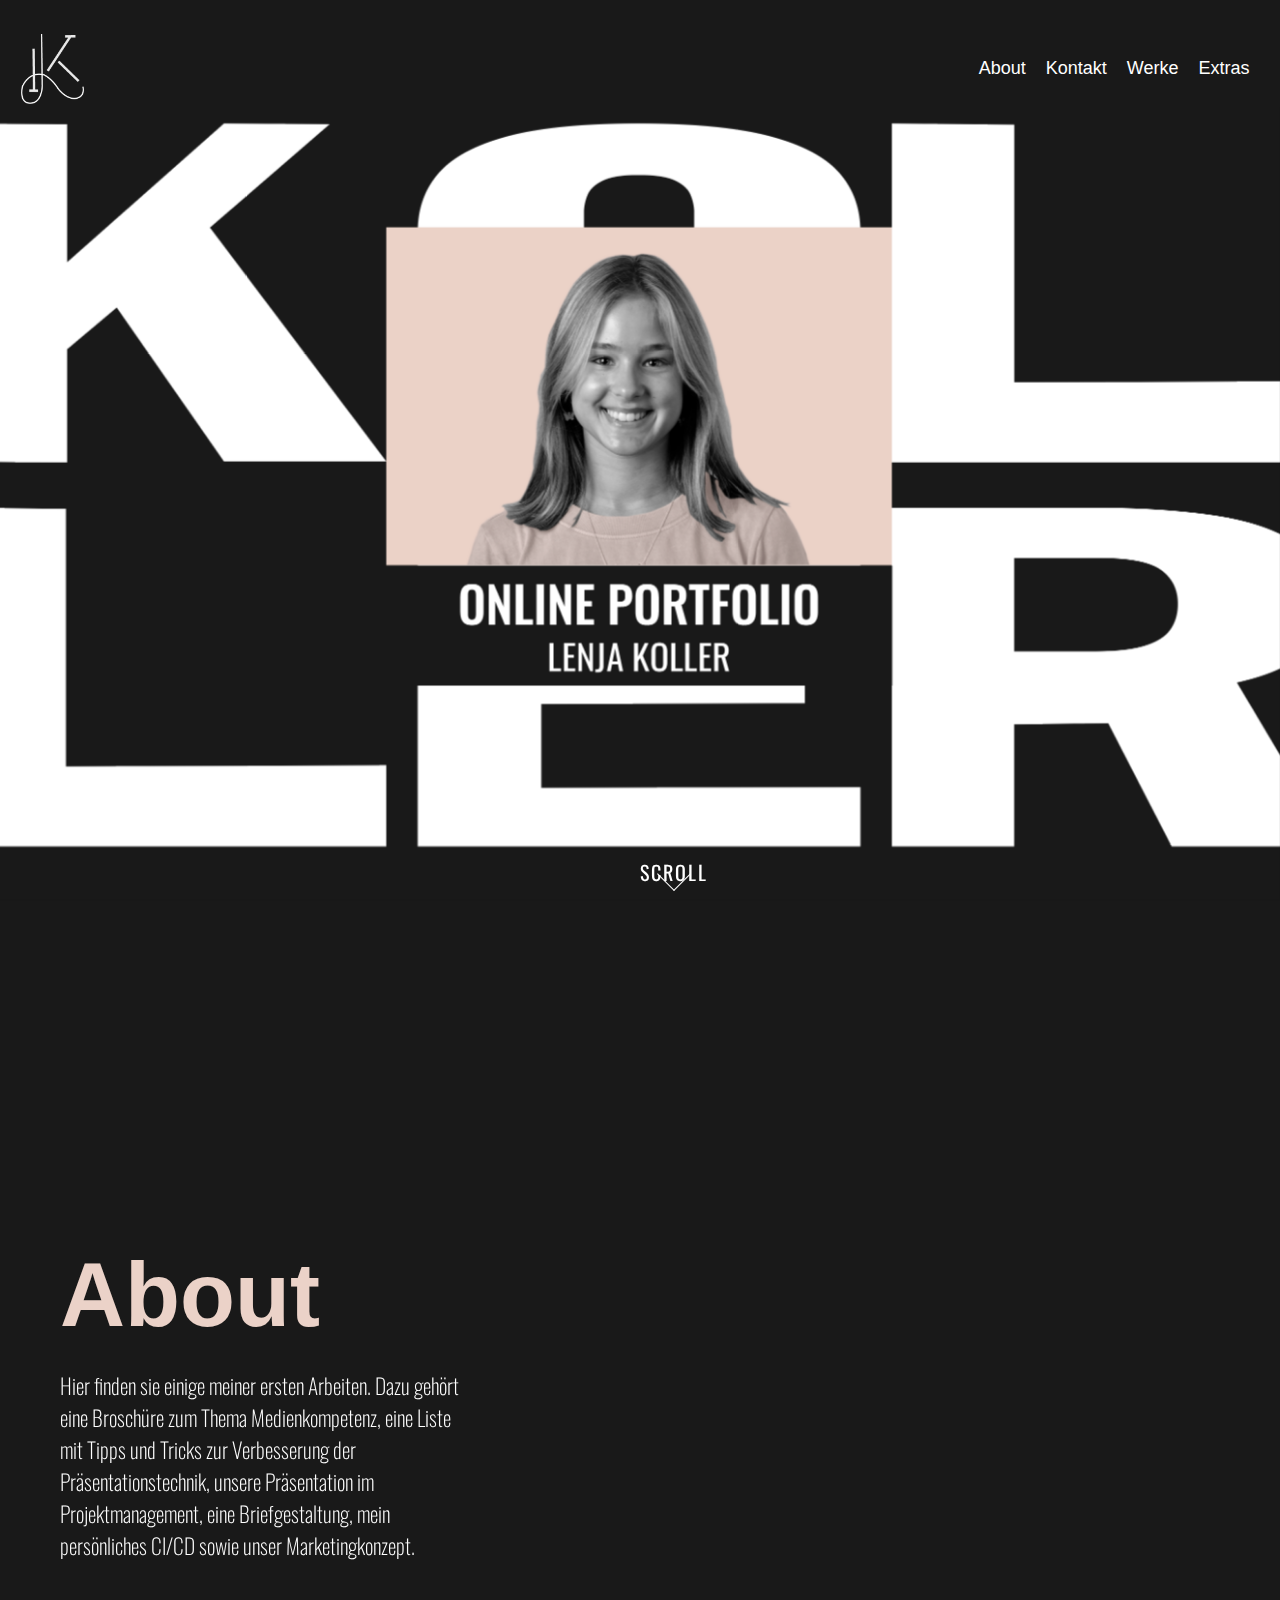
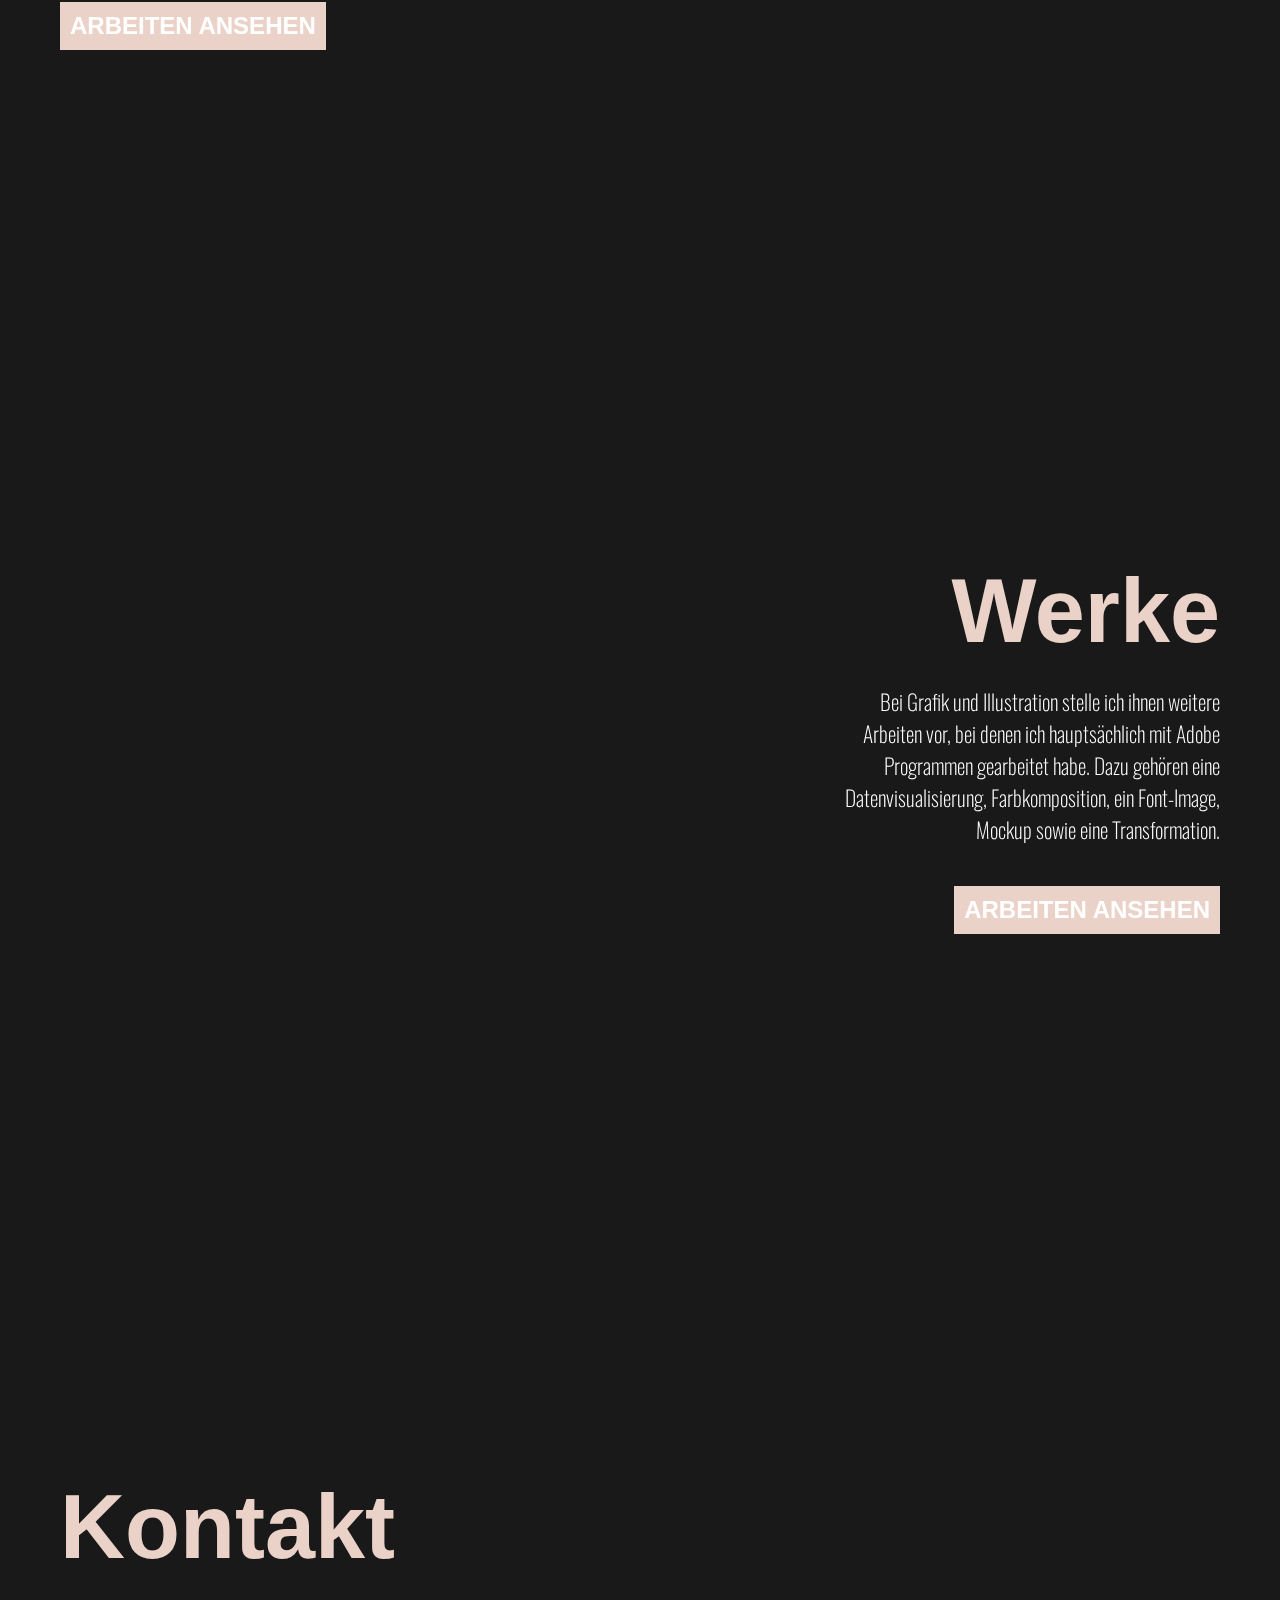
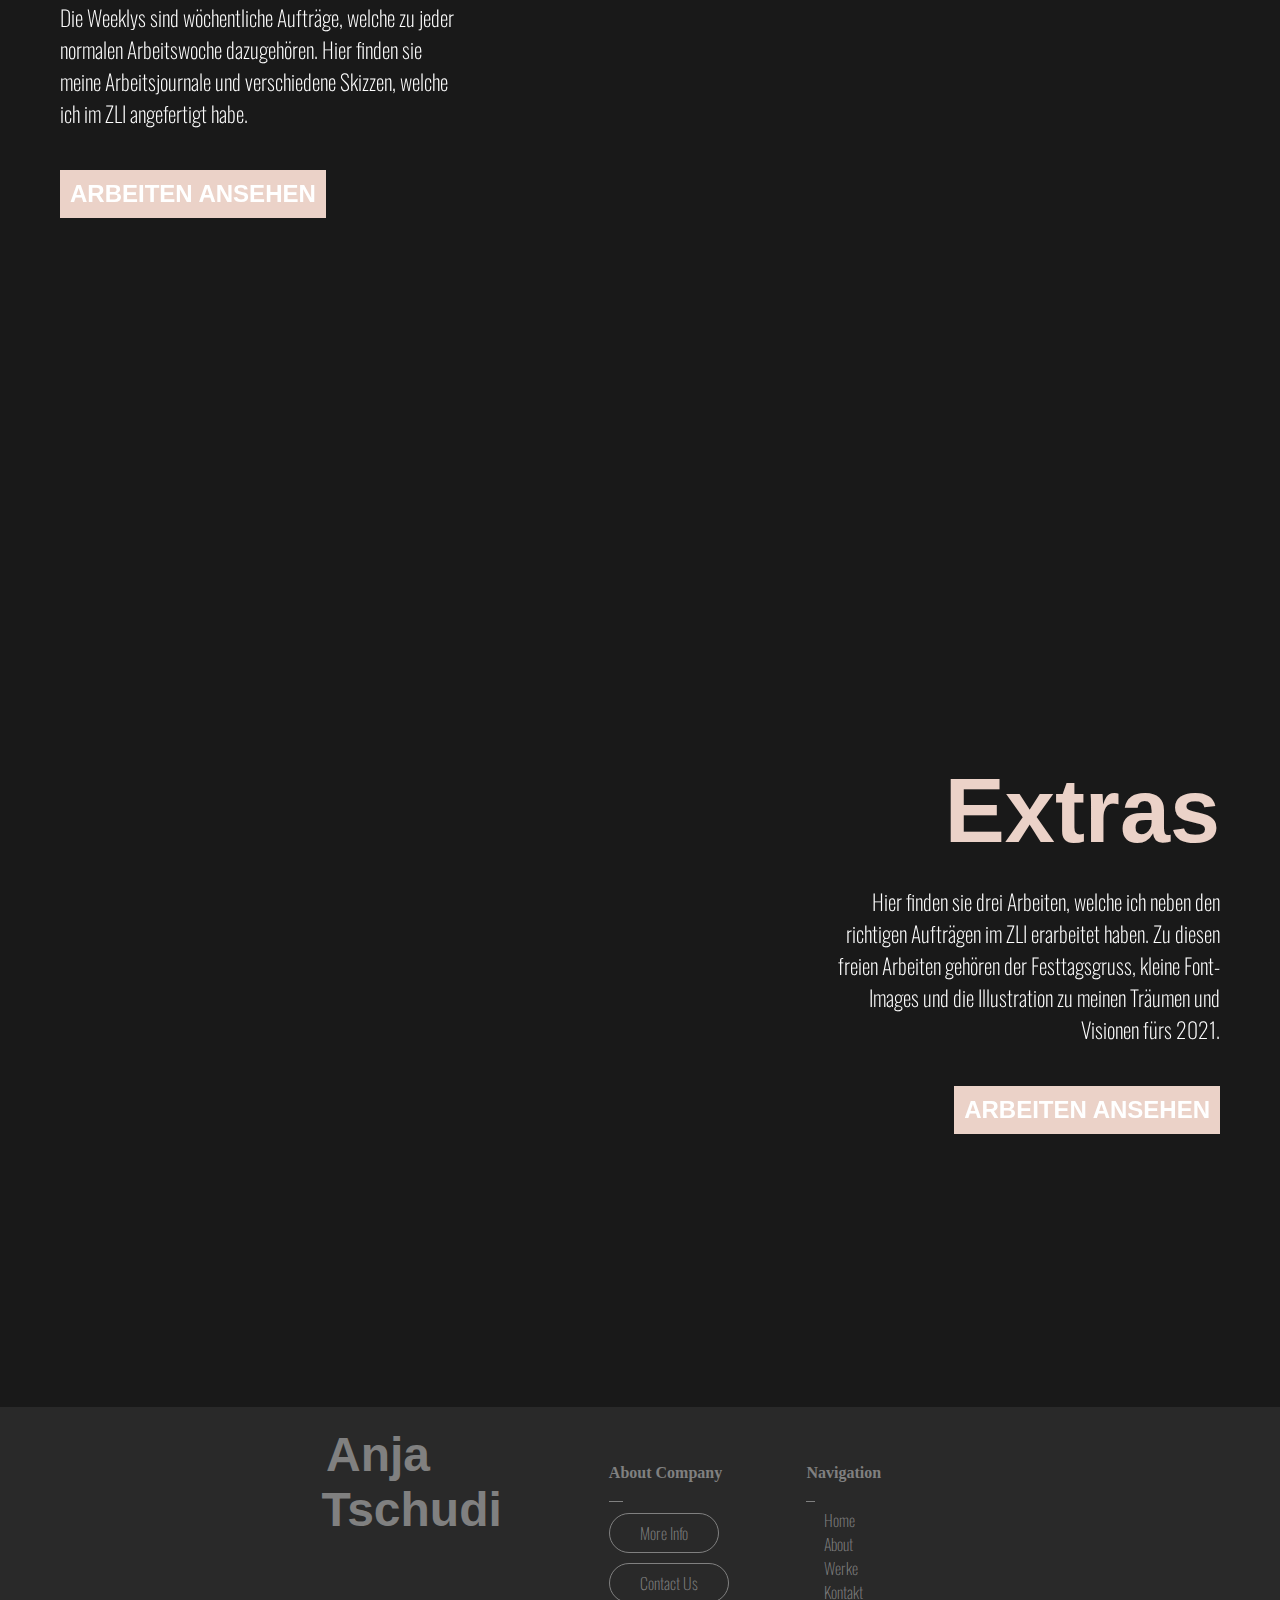
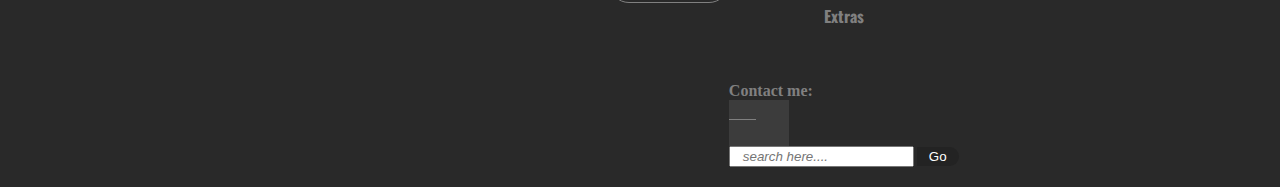
<file: index.html>
<!DOCTYPE html>
<html lang="de">

<head>
    <title>Tschudi Productions</title>
    <meta charset="UTF-8">
    <meta name="viewport" content="width=device-width, initial-scale=1">
    <link rel="stylesheet" type="text/css" href="css/style.css">
    <meta name="viewport" content="width=device-width, initial-scale=1.0">
    <script src="https://cdn.jsdelivr.net/npm/bootstrap@5.0.0/dist/js/bootstrap.bundle.min.js" integrity="sha384-p34f1UUtsS3wqzfto5wAAmdvj+osOnFyQFpp4Ua3gs/ZVWx6oOypYoCJhGGScy+8" crossorigin="anonymous"></script>
    <style>
        @import url('https://fonts.googleapis.com/css2?family=Dosis:wght@200;300;400;500;600;700;800&family=Oswald:wght@200;300;400;500;600;700&family=Yanone+Kaffeesatz:wght@200;300;400;500;600;700&display=swap');

       
    </style>
</head>

<body id="start">
    <header class="lenscha">
        <nav>
            <a href="./index.html"><img class="logo" src="css/assets/logo.png" alt="Logo"></a>
            <ul>
                <li>
                    <a href="about.html">About</a>
                </li>
                <li>
                    <a href="kontakt.html">Kontakt</a>
                </li>
                <li>
                    <a href="werke.html">Werke</a>
                </li>
                <li>
                    <a href="extras.html">Extras</a>
                </li>
            </ul>
        </nav>
        <section id="section04" class="demo">
            <a href="#one"><span></span>SCROLL</a>
        </section>
    </header>
    <main id="scroll">
        <div class="parallax5">
        </div>
        <div class="parallax" id="one">
            <section class="left">
                <h1 class="index">About</h1>
                <p class="intro">Hier finden sie einige meiner ersten Arbeiten. Dazu gehört eine Broschüre zum Thema
                    Medienkompetenz, eine Liste mit Tipps und Tricks zur Verbesserung der Präsentationstechnik, unsere
                    Präsentation im Projektmanagement, eine Briefgestaltung, mein persönliches CI/CD sowie unser
                    Marketingkonzept.</p>
                <a href="about.html">
                    <h2>ARBEITEN ANSEHEN</h2>
                </a>
            </section>
        </div>
        <div class="parallax2">
            <section class="right">
                <h1 class="index">Werke</h1>
                <p class="intro">Bei Grafik und Illustration stelle ich ihnen weitere Arbeiten vor, bei denen ich hauptsächlich mit
                    Adobe Programmen gearbeitet habe. Dazu gehören eine Datenvisualisierung,
                    Farbkomposition, ein Font-Image, Mockup sowie eine Transformation.</p>
                <a href="werke.html">
                    <h2>ARBEITEN ANSEHEN</h2>
                </a>
            </section>
        </div>
        <div class="parallax3">
            <section class="left">
                <h1 class="index">Kontakt</h1>
                <p class="intro">Die Weeklys sind wöchentliche Aufträge, welche zu jeder normalen Arbeitswoche dazugehören. Hier
                    finden sie meine Arbeitsjournale und verschiedene Skizzen, welche ich im ZLI angefertigt habe.</p>
                <a href="kontakt.html">
                    <h2>ARBEITEN ANSEHEN</h2>
                </a>
            </section>
        </div>
        <div class="parallax4">
            <section class="right">
                <h1 class="index">Extras</h1>
                <p class="intro">Hier finden sie drei Arbeiten, welche ich neben den richtigen Aufträgen im ZLI erarbeitet
                    haben. Zu diesen freien Arbeiten gehören der Festtagsgruss, kleine Font-Images und die Illustration
                    zu meinen Träumen und Visionen fürs 2021.</p>
                <a href="extras.html">
                    <h2>ARBEITEN ANSEHEN</h2>
                </a>
            </section>
        </div>
    </main>
    <footer class="footerhight" class="container-fluid bg-grey py-5">
        <div class="container">
            <div class="row">
                <div class="col-md-6">
                    <div class="row">
                        <div class="col-md-6 ">
                            <div class="logo-part">
    
                                <div class="titel">
                                    <h7 class="rotate">Anja</h7>
                                    <h7>Tschudi</h7>
                                </div>
                            </div>
                        </div>
                        <div class="col-md-6 px-4">
                            <h6> About Company</h6>
                            <div class="row ">
                              <div class="col-md-6">
                                <ul>
                            <li><a href="index.html" class="btn-footer"> More Info </a><br></li>
                            <li><a href="mailto:aicirtapschneider@hotmail.com" target="_blank" class="btn-footer"> Contact
                                Us</a><br>
                                </ul>
                        </div>
                    </div>
                </div>
                <div class="col-md-6">
                    <div class="row">
                        <div class="col-md-6 px-4">
                            <h6> Navigation</h6>
                            <div class="row ">
                                <div class="col-md-6">
                                    <ul>
                                        <li> <a href="index.html"> Home</a> </li>
                                        <li> <a href="about.html">  About</a></li>
                                        <li> <a href="werke.html"> Werke</a> </li>
                                        <li> <a href="kontakt.html"> Kontakt</a> </li>
                                        <li> <a class="use" href="extras.html"> Extras</a> </li>
                                    </ul>
                                </div>
                            </div>
                        </div>
                    </div>
                    <div class="col-md-6">
                        <h6> Contact me: </h6>
                        <div class="social">
                            <a href="mailto:aicirtapschneider@hotmail.com" target="_blank"><i class="fa fa-facebook"
                                    aria-hidden="true"></i></a>
                            <a href="https://www.instagram.com/_patricia.as/" target="_blank"><i class="fa fa-instagram"
                                    aria-hidden="true"></i></a>
                        </div>
                        <form class="form-footer my-3">
                            <input type="text" placeholder="search here...." name="search">
                            <input type="button" value="Go">
                        </form>
                    </div>
                </div>
            </div>
        </div>
        </div>
    </footer>
</body>

</html>
</file>
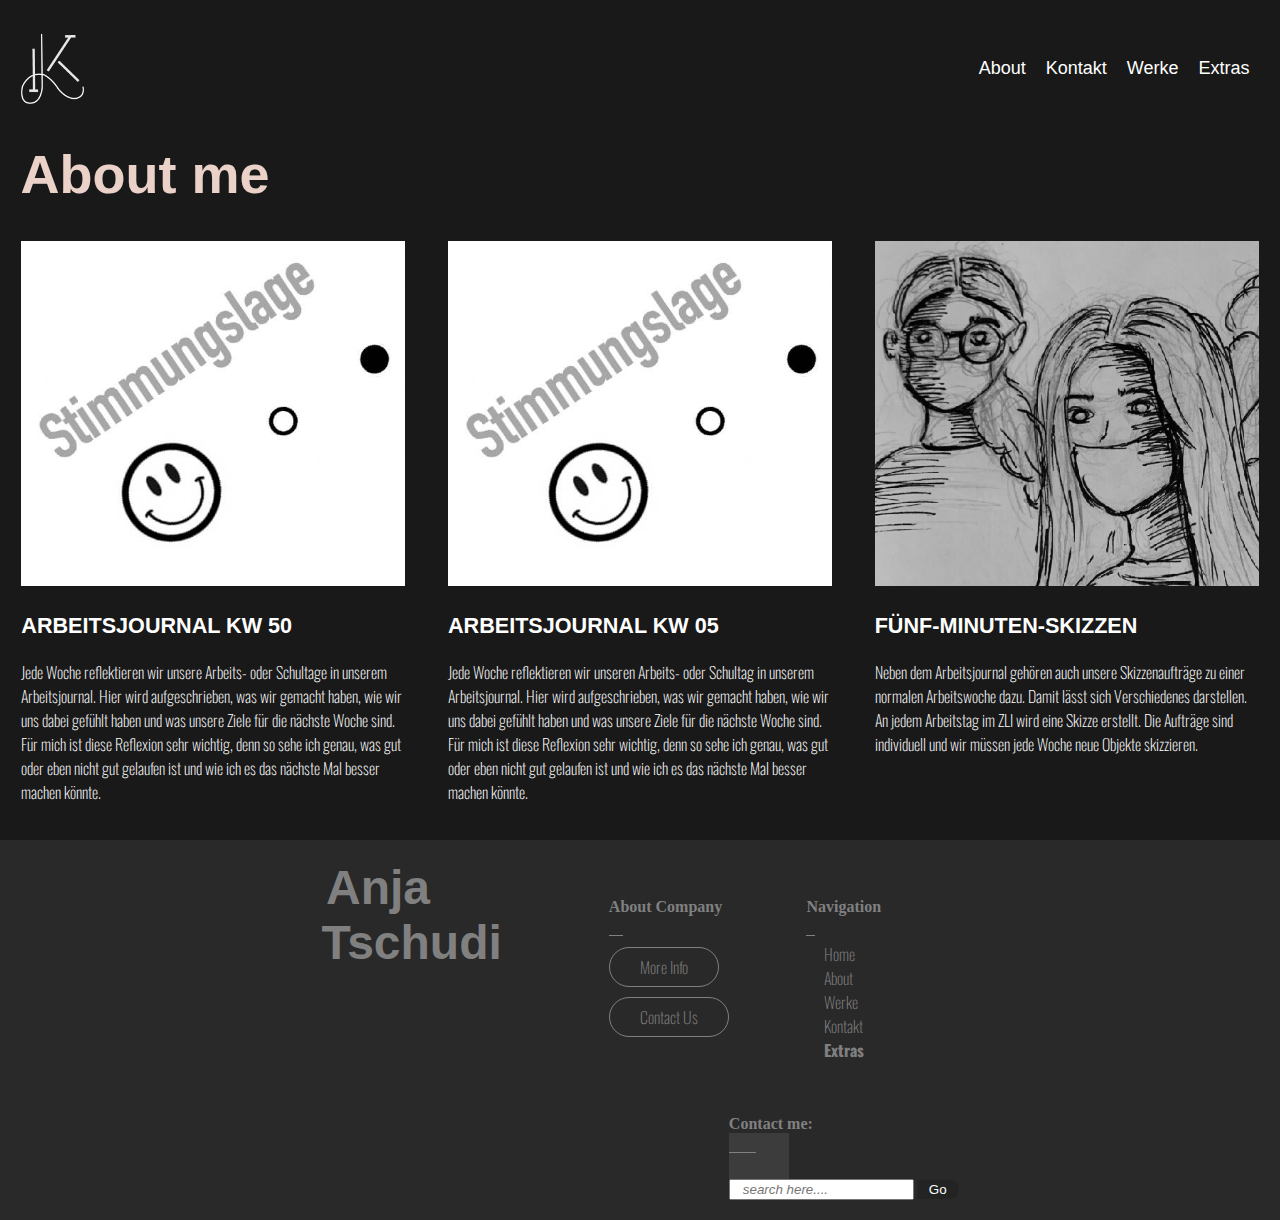
<file: about.html>
<!DOCTYPE html>
<html lang="de">

<head>
    <title>Tschudi Productions</title>
    <meta charset="UTF-8">
    <meta name="viewport" content="width=device-width, initial-scale=1">
    <link rel="stylesheet" type="text/css" href="css/style.css">
    <meta name="viewport" content="width=device-width, initial-scale=1.0">
    <style>
        @import url('https://fonts.googleapis.com/css2?family=Dosis:wght@200;300;400;500;600;700;800&family=Oswald:wght@200;300;400;500;600;700&family=Yanone+Kaffeesatz:wght@200;300;400;500;600;700&display=swap');

       
    </style>
</head>

<body id="start">
    <header class="lenscha">
        <nav>
            <a href="./index.html"><img class="logo" src="./assets/logo.png" alt="Logo"></a>
            <ul>
                <li>
                    <a href="about.html">About</a>
                </li>
                <li>
                    <a href="kontakt.html">Kontakt</a>
                </li>
                <li>
                    <a href="werke.html">Werke</a>
                </li>
                <li>
                    <a href="extras.html">Extras</a>
                </li>
            </ul>
        </nav>
      </header>
      <main>
        <h1 class="titel">About me</h1>
        <section class="row">
            <div class="diego">
                <a href="./assets/arbeiten/weekly/arbeitsjournal50.pdf" target=“_blank”>
                    <img src="./assets/screenshots/arbeitsjournal50.jpg" alt="arbeitsjournal KW50">
                </a>
                <div class=“text”>
                    <h3 class=“titel”>ARBEITSJOURNAL KW 50<br></h3>
                    <p>Jede Woche reflektieren wir unsere Arbeits- oder Schultage in unserem Arbeitsjournal. Hier wird aufgeschrieben, was wir gemacht haben, wie wir uns dabei gefühlt haben und was unsere Ziele für die nächste Woche sind. Für mich ist diese Reflexion sehr wichtig, denn so sehe ich genau, was gut oder eben nicht gut gelaufen ist und wie ich es das nächste Mal besser machen könnte.</p>
                </div>
            </div>
            <div class="diego">
              <a href="./assets/arbeiten/weekly/arbeitsjournal5.pdf" target=“_blank”>
                  <img src="./assets/screenshots/arbeitsjournal50.jpg" alt="Arbeitsjournal KW05">
              </a>
              <div class=“text”>
                  <h3 class=“titel”>ARBEITSJOURNAL KW 05<br></h3>
                  <p>Jede Woche reflektieren wir unseren Arbeits- oder Schultag in unserem Arbeitsjournal. Hier wird aufgeschrieben, was wir gemacht haben, wie wir uns dabei gefühlt haben und was unsere Ziele für die nächste Woche sind. Für mich ist diese Reflexion sehr wichtig, denn so sehe ich genau, was gut oder eben nicht gut gelaufen ist und wie ich es das nächste Mal besser machen könnte.</p>
              </div>
            </div>
            <div class="diego">
              <a href="./assets/arbeiten/weekly/skizzen.pdf" target=“_blank”>
                  <img src="./assets/screenshots/skizze.jpg" alt="Präsentation Projektmanagement">
              </a>
              <div class=“text”>
                  <h3 class=“titel”>FÜNF-MINUTEN-SKIZZEN<br></h3>
                  <p>Neben dem Arbeitsjournal gehören auch unsere Skizzenaufträge zu einer normalen Arbeitswoche dazu. Damit lässt sich Verschiedenes darstellen. An jedem Arbeitstag im ZLI wird eine Skizze erstellt. Die Aufträge sind individuell und wir müssen jede Woche neue Objekte skizzieren.</p>
              </div>
            </div>        
      </main>
      <footer class="footerhight" class="container-fluid bg-grey py-5">
        <div class="container">
            <div class="row">
                <div class="col-md-6">
                    <div class="row">
                        <div class="col-md-6 ">
                            <div class="logo-part">
    
                                <div class="titel">
                                    <h7 class="rotate">Anja</h7>
                                    <h7>Tschudi</h7>
                                </div>
                            </div>
                        </div>
                        <div class="col-md-6 px-4">
                            <h6> About Company</h6>
                            <div class="row ">
                              <div class="col-md-6">
                                <ul>
                            <li><a href="index.html" class="btn-footer"> More Info </a><br></li>
                            <li><a href="mailto:aicirtapschneider@hotmail.com" target="_blank" class="btn-footer"> Contact
                                Us</a><br>
                                </ul>
                        </div>
                    </div>
                </div>
                <div class="col-md-6">
                    <div class="row">
                        <div class="col-md-6 px-4">
                            <h6> Navigation</h6>
                            <div class="row ">
                                <div class="col-md-6">
                                    <ul>
                                        <li> <a href="index.html"> Home</a> </li>
                                        <li> <a href="about.html">  About</a></li>
                                        <li> <a href="werke.html"> Werke</a> </li>
                                        <li> <a href="kontakt.html"> Kontakt</a> </li>
                                        <li> <a class="use" href="extras.html"> Extras</a> </li>
                                    </ul>
                                </div>
                            </div>
                        </div>
                    </div>
                    <div class="col-md-6">
                        <h6> Contact me: </h6>
                        <div class="social">
                            <a href="mailto:aicirtapschneider@hotmail.com" target="_blank"><i class="fa fa-facebook"
                                    aria-hidden="true"></i></a>
                            <a href="https://www.instagram.com/_patricia.as/" target="_blank"><i class="fa fa-instagram"
                                    aria-hidden="true"></i></a>
                        </div>
                        <form class="form-footer my-3">
                            <input type="text" placeholder="search here...." name="search">
                            <input type="button" value="Go">
                        </form>
                    </div>
                </div>
            </div>
        </div>
        </div>
    </footer>
  </body>
</html>
</file>
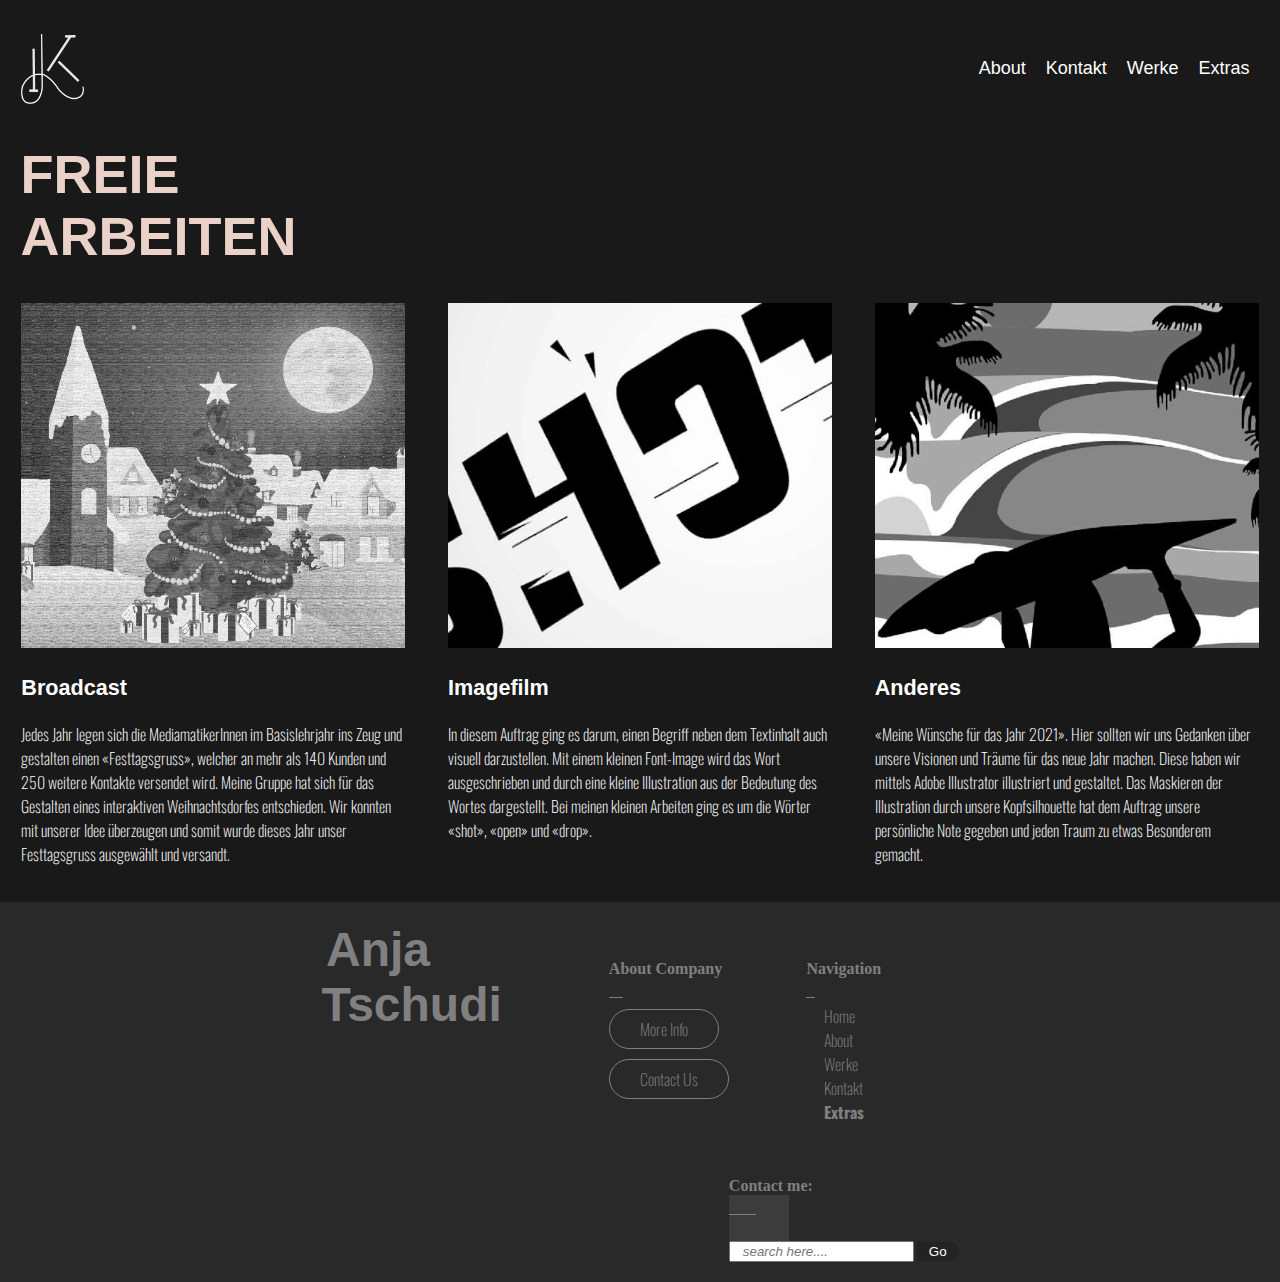
<file: extras.html>
<!DOCTYPE html>
<html lang="de">

<head>
    <title>Tschudi Productions</title>
    <meta charset="UTF-8">
    <meta name="viewport" content="width=device-width, initial-scale=1">
    <link rel="stylesheet" type="text/css" href="css/style.css">
    <meta name="viewport" content="width=device-width, initial-scale=1.0">
    <style>
        @import url('https://fonts.googleapis.com/css2?family=Dosis:wght@200;300;400;500;600;700;800&family=Oswald:wght@200;300;400;500;600;700&family=Yanone+Kaffeesatz:wght@200;300;400;500;600;700&display=swap');

       
    </style>
</head>

<body id="start">
    <header class="lenscha">
        <nav>
            <a href="./index.html"><img class="logo" src="./assets/logo.png" alt="Logo"></a>
            <ul>
                <li>
                    <a href="about.html">About</a>
                </li>
                <li>
                    <a href="kontakt.html">Kontakt</a>
                </li>
                <li>
                    <a href="werke.html">Werke</a>
                </li>
                <li>
                    <a href="extras.html">Extras</a>
                </li>
            </ul>
        </nav>
  </header>
  <main>
    <h1 class="titel">FREIE <br> ARBEITEN</h1>
    <section class="row">
      <div class="diego">
        <a href="https:elfenzauber.lebesfroid.ch" target=“_blank”>
          <img src="./assets/screenshots/elfenzauber.jpg" alt="Festtagsgruss">
        </a>
        <div class=“text”>
          <h3 class=“titel”>Broadcast<br></h3>
          <p>Jedes Jahr legen sich die MediamatikerInnen im Basislehrjahr ins Zeug und gestalten einen «Festtagsgruss», welcher an mehr als 140 Kunden und 250 weitere Kontakte versendet wird. Meine Gruppe hat sich für das Gestalten eines interaktiven Weihnachtsdorfes entschieden. Wir konnten mit unserer Idee überzeugen und somit wurde dieses Jahr unser Festtagsgruss ausgewählt und versandt.</p>
        </div>
      </div>
      <div class="diego">
        <a href="./assets/arbeiten/freie_arbeit/fontimage_shot.jpg" target=“_blank”>
          <img src="./assets/screenshots/little_fontimage.jpg" alt="Little Font-image">
        </a>
        <div class=“text”>
          <h3 class=“titel”>Imagefilm<br></h3>
          <p>In diesem Auftrag ging es darum, einen Begriff neben dem Textinhalt auch visuell darzustellen. Mit einem kleinen Font-Image wird das Wort ausgeschrieben und durch eine kleine Illustration aus der Bedeutung des Wortes dargestellt. Bei meinen kleinen Arbeiten ging es um die Wörter «shot», «open» und «drop».</p>
        </div>
      </div>
      <div class="diego">
        <a href="./assets/arbeiten/freie_arbeit/dreams.jpg" target=“_blank”>
          <img src="./assets/screenshots/dream.jpg" alt="Dreams">
        </a>
        <div class=“text”>
          <h3 class=“titel”>Anderes<br></h3>
          <p>«Meine Wünsche für das Jahr 2021». Hier sollten wir uns Gedanken über unsere Visionen und Träume für das neue Jahr machen. Diese haben wir mittels Adobe Illustrator illustriert und gestaltet. Das Maskieren der Illustration durch unsere Kopfsilhouette hat dem Auftrag unsere persönliche Note gegeben und jeden Traum zu etwas Besonderem gemacht.</p>
        </div>
      </div>
  </main>
  <footer class="footerhight" class="container-fluid bg-grey py-5">
    <div class="container">
        <div class="row">
            <div class="col-md-6">
                <div class="row">
                    <div class="col-md-6 ">
                        <div class="logo-part">

                            <div class="titel">
                                <h7 class="rotate">Anja</h7>
                                <h7>Tschudi</h7>
                            </div>
                        </div>
                    </div>
                    <div class="col-md-6 px-4">
                        <h6> About Company</h6>
                        <div class="row ">
                          <div class="col-md-6">
                            <ul>
                        <li><a href="index.html" class="btn-footer"> More Info </a><br></li>
                        <li><a href="mailto:aicirtapschneider@hotmail.com" target="_blank" class="btn-footer"> Contact
                            Us</a><br>
                            </ul>
                    </div>
                </div>
            </div>
            <div class="col-md-6">
                <div class="row">
                    <div class="col-md-6 px-4">
                        <h6> Navigation</h6>
                        <div class="row ">
                            <div class="col-md-6">
                                <ul>
                                    <li> <a href="index.html"> Home</a> </li>
                                    <li> <a href="about.html">  About</a></li>
                                    <li> <a href="werke.html"> Werke</a> </li>
                                    <li> <a href="kontakt.html"> Kontakt</a> </li>
                                    <li> <a class="use" href="extras.html"> Extras</a> </li>
                                </ul>
                            </div>
                        </div>
                    </div>
                </div>
                <div class="col-md-6">
                    <h6> Contact me: </h6>
                    <div class="social">
                        <a href="mailto:aicirtapschneider@hotmail.com" target="_blank"><i class="fa fa-facebook"
                                aria-hidden="true"></i></a>
                        <a href="https://www.instagram.com/_patricia.as/" target="_blank"><i class="fa fa-instagram"
                                aria-hidden="true"></i></a>
                    </div>
                    <form class="form-footer my-3">
                        <input type="text" placeholder="search here...." name="search">
                        <input type="button" value="Go">
                    </form>
                </div>
            </div>
        </div>
    </div>
    </div>
</footer>
</body>
</html>
</file>
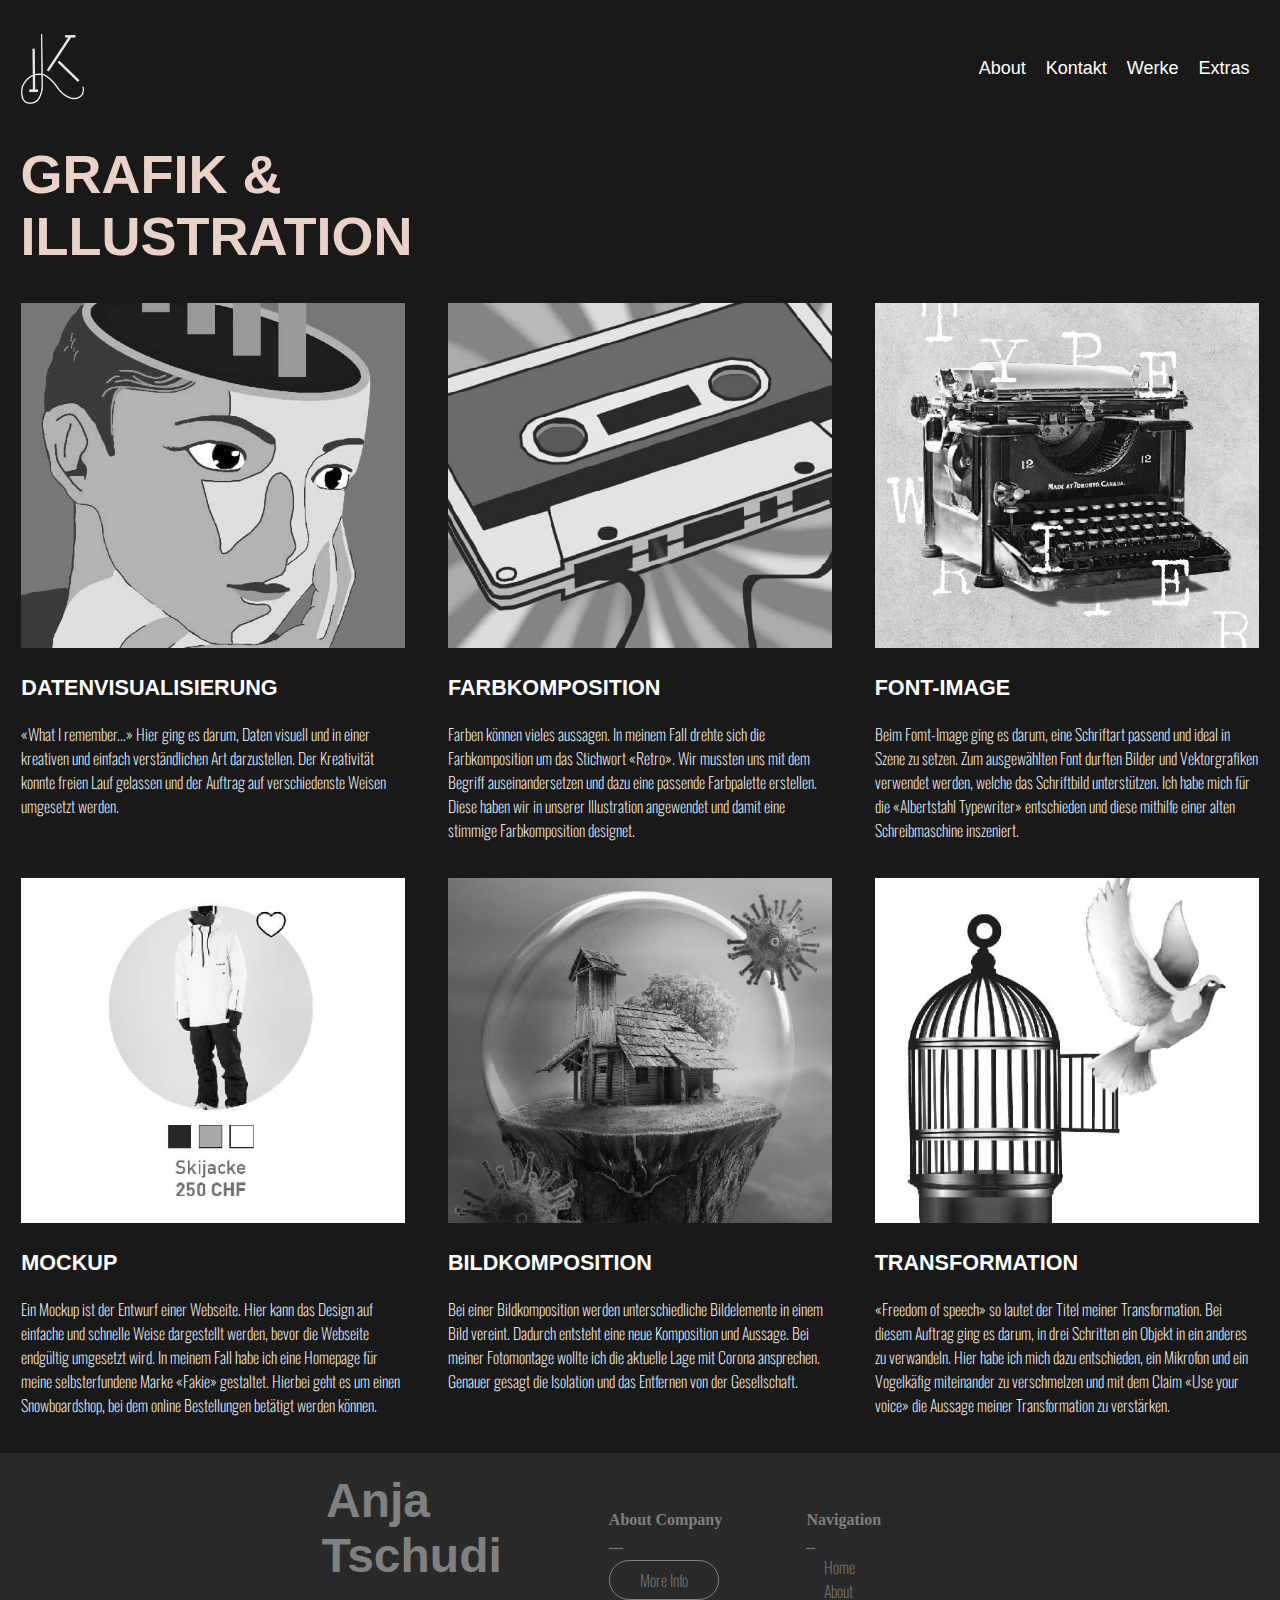
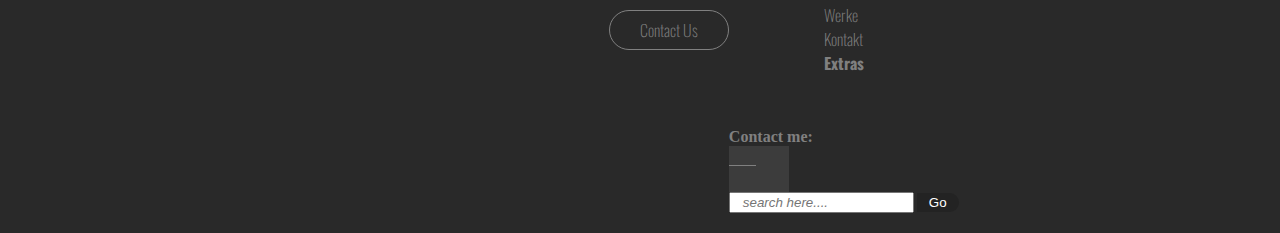
<file: kontakt.html>
<!DOCTYPE html>
<html lang="de">

<head>
    <title>Tschudi Productions</title>
    <meta charset="UTF-8">
    <meta name="viewport" content="width=device-width, initial-scale=1">
    <link rel="stylesheet" type="text/css" href="css/style.css">
    <meta name="viewport" content="width=device-width, initial-scale=1.0">
    <style>
        @import url('https://fonts.googleapis.com/css2?family=Dosis:wght@200;300;400;500;600;700;800&family=Oswald:wght@200;300;400;500;600;700&family=Yanone+Kaffeesatz:wght@200;300;400;500;600;700&display=swap');

       
    </style>
</head>

<body id="start">
    <header class="lenscha">
        <nav>
            <a href="./index.html"><img class="logo" src="./assets/logo.png" alt="Logo"></a>
            <ul>
                <li>
                    <a href="about.html">About</a>
                </li>
                <li>
                    <a href="kontakt.html">Kontakt</a>
                </li>
                <li>
                    <a href="werke.html">Werke</a>
                </li>
                <li>
                    <a href="extras.html">Extras</a>
                </li>
            </ul>
        </nav>
      </header>
      <main>
        <h1 class="titel">GRAFIK & <br>ILLUSTRATION</h1>
        <section class="row">
            <div class="diego">
                <a href="assets/arbeiten/grafik_illustration/datenvisualisierung.pdf" target=“_blank”>
                    <img src="./assets/screenshots/datenvisualisierung.jpg" alt="Datenvisualisierung inkl. Skizze">
                </a>
                <div class=“text”>
                    <h3 class=“titel”>DATENVISUALISIERUNG<br></h3>
                    <p>«What I remember...» Hier ging es darum, Daten visuell und in einer kreativen und einfach verständlichen Art darzustellen. Der Kreativität konnte freien Lauf gelassen und der Auftrag auf verschiedenste Weisen umgesetzt werden.</p>
                </div>
            </div>
            <div class="diego">
              <a href="assets/arbeiten/grafik_illustration/farbkomposition.pdf" target=“_blank”>
                  <img src="./assets/screenshots/farbkomposition.jpg" alt="Farbkomposition">
              </a>
              <div class=“text”>
                  <h3 class=“titel”>FARBKOMPOSITION<br></h3>
                  <p>Farben können vieles aussagen. In meinem Fall drehte sich die Farbkomposition um das Stichwort «Retro». Wir mussten uns mit dem Begriff auseinandersetzen und dazu eine passende Farbpalette erstellen. Diese haben wir in unserer Illustration angewendet und damit eine stimmige Farbkomposition designet.</p>
              </div>
            </div>
            <div class="diego">
              <a href="assets/arbeiten/grafik_illustration/fontimage.pdf" target=“_blank”>
                  <img src="./assets/screenshots/fontimage.jpg" alt="Font-image">
              </a>
              <div class=“text”>
                  <h3 class=“titel”>FONT-IMAGE<br></h3>
                  <p>Beim Fomt-Image ging es darum, eine Schriftart passend und ideal in Szene zu setzen. Zum ausgewählten Font durften Bilder und Vektorgrafiken verwendet werden, welche das Schriftbild unterstützen. Ich habe mich für die «Albertstahl Typewriter» entschieden und diese mithilfe einer alten Schreibmaschine inszeniert.</p>
              </div>
            </div>
            <div class="diego">
              <a href="assets/arbeiten/grafik_illustration/mockup.pdf" target=“_blank”>
                  <img src="./assets/screenshots/mockup.jpg" alt="Mockup">
              </a>
              <div class=“text”>
                  <h3 class=“titel”>MOCKUP<br></h3>
                  <p>Ein Mockup ist der Entwurf einer Webseite. Hier kann das Design auf einfache und schnelle Weise dargestellt werden, bevor die Webseite endgültig umgesetzt wird. In meinem Fall habe ich eine Homepage für meine selbsterfundene Marke «Fakie» gestaltet. Hierbei geht es um einen Snowboardshop, bei dem online Bestellungen betätigt werden können.
                  </p>
              </div>
            </div>
            <div class="diego">
              <a href="assets/arbeiten/grafik_illustration/bildkomposition.pdf" target=“_blank”>
                  <img src="./assets/screenshots/bildkomposition.jpg" alt="Bildkomposition">
              </a>
              <div class=“text”>
                  <h3 class=“titel”>BILDKOMPOSITION<br></h3>
                  <p>Bei einer Bildkomposition werden unterschiedliche Bildelemente in einem Bild vereint. Dadurch entsteht eine neue Komposition und Aussage. Bei meiner Fotomontage wollte ich die aktuelle Lage mit Corona ansprechen. Genauer gesagt die Isolation und das Entfernen von der Gesellschaft.</p>
              </div>
            </div>
            <div class="diego">
              <a href="assets/arbeiten/grafik_illustration/transformation.pdf" target=“_blank”>
                  <img src="./assets/screenshots/transformation.jpg" alt="Transformation">
              </a>
              <div class=“text”>
                  <h3 class=“titel”>TRANSFORMATION<br></h3>
                  <p>«Freedom of speech» so lautet der Titel meiner Transformation. Bei diesem Auftrag ging es darum, in drei Schritten ein Objekt in ein anderes zu verwandeln. Hier habe ich mich dazu entschieden, ein Mikrofon und ein Vogelkäfig miteinander zu verschmelzen und mit dem Claim «Use your voice» die Aussage meiner Transformation zu verstärken.</p>
              </div>
            </div>
              
      </main>
      <footer class="footerhight" class="container-fluid bg-grey py-5">
        <div class="container">
            <div class="row">
                <div class="col-md-6">
                    <div class="row">
                        <div class="col-md-6 ">
                            <div class="logo-part">
    
                                <div class="titel">
                                    <h7 class="rotate">Anja</h7>
                                    <h7>Tschudi</h7>
                                </div>
                            </div>
                        </div>
                        <div class="col-md-6 px-4">
                            <h6> About Company</h6>
                            <div class="row ">
                              <div class="col-md-6">
                                <ul>
                            <li><a href="index.html" class="btn-footer"> More Info </a><br></li>
                            <li><a href="mailto:aicirtapschneider@hotmail.com" target="_blank" class="btn-footer"> Contact
                                Us</a><br>
                                </ul>
                        </div>
                    </div>
                </div>
                <div class="col-md-6">
                    <div class="row">
                        <div class="col-md-6 px-4">
                            <h6> Navigation</h6>
                            <div class="row ">
                                <div class="col-md-6">
                                    <ul>
                                        <li> <a href="index.html"> Home</a> </li>
                                        <li> <a href="about.html">  About</a></li>
                                        <li> <a href="werke.html"> Werke</a> </li>
                                        <li> <a href="kontakt.html"> Kontakt</a> </li>
                                        <li> <a class="use" href="extras.html"> Extras</a> </li>
                                    </ul>
                                </div>
                            </div>
                        </div>
                    </div>
                    <div class="col-md-6">
                        <h6> Contact me: </h6>
                        <div class="social">
                            <a href="mailto:aicirtapschneider@hotmail.com" target="_blank"><i class="fa fa-facebook"
                                    aria-hidden="true"></i></a>
                            <a href="https://www.instagram.com/_patricia.as/" target="_blank"><i class="fa fa-instagram"
                                    aria-hidden="true"></i></a>
                        </div>
                        <form class="form-footer my-3">
                            <input type="text" placeholder="search here...." name="search">
                            <input type="button" value="Go">
                        </form>
                    </div>
                </div>
            </div>
        </div>
        </div>
    </footer>
  </body>
</html>
</file>
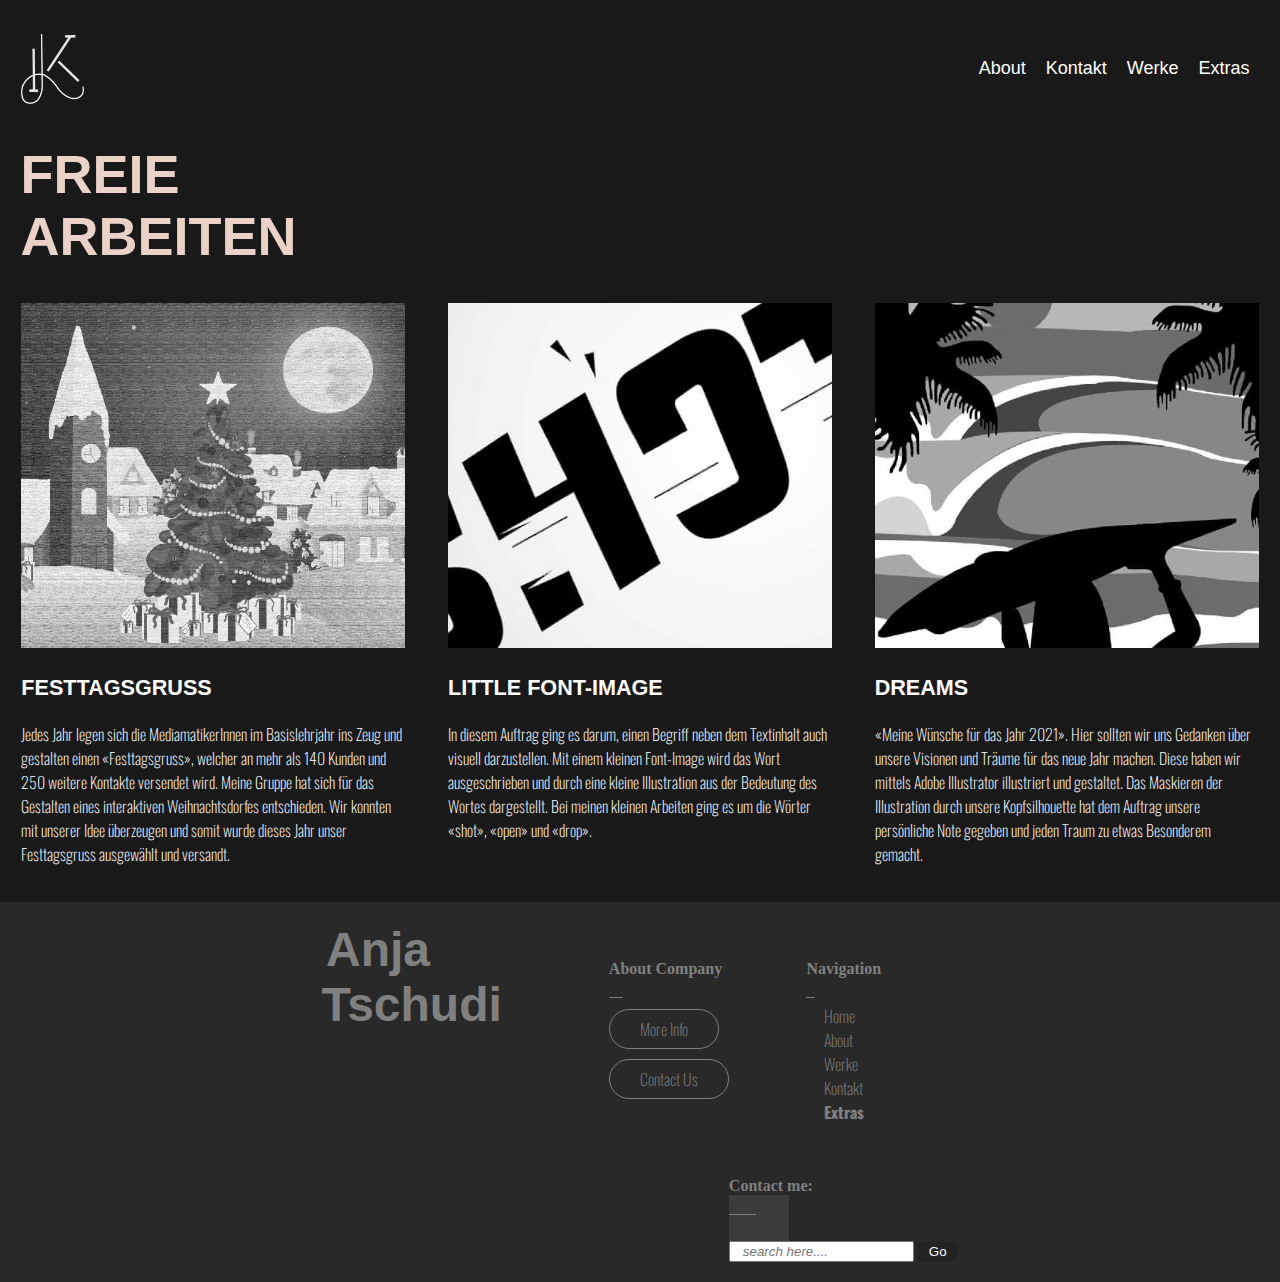
<file: werke.html>
<!DOCTYPE html>
<html lang="de">

<head>
    <title>Tschudi Productions</title>
    <meta charset="UTF-8">
    <meta name="viewport" content="width=device-width, initial-scale=1">
    <link rel="stylesheet" type="text/css" href="css/style.css">
    <meta name="viewport" content="width=device-width, initial-scale=1.0">
    <style>
        @import url('https://fonts.googleapis.com/css2?family=Dosis:wght@200;300;400;500;600;700;800&family=Oswald:wght@200;300;400;500;600;700&family=Yanone+Kaffeesatz:wght@200;300;400;500;600;700&display=swap');

       
    </style>
</head>

<body id="start">
    <header class="lenscha">
        <nav>
            <a href="./index.html"><img class="logo" src="./assets/logo.png" alt="Logo"></a>
            <ul>
                <li>
                    <a href="about.html">About</a>
                </li>
                <li>
                    <a href="kontakt.html">Kontakt</a>
                </li>
                <li>
                    <a href="werke.html">Werke</a>
                </li>
                <li>
                    <a href="extras.html">Extras</a>
                </li>
            </ul>
        </nav>
  </header>
  <main>
    <h1 class="titel">FREIE <br> ARBEITEN</h1>
    <section class="row">
      <div class="diego">
        <a href="https:elfenzauber.lebesfroid.ch" target=“_blank”>
          <img src="./assets/screenshots/elfenzauber.jpg" alt="Festtagsgruss">
        </a>
        <div class=“text”>
          <h3 class=“titel”>FESTTAGSGRUSS<br></h3>
          <p>Jedes Jahr legen sich die MediamatikerInnen im Basislehrjahr ins Zeug und gestalten einen «Festtagsgruss», welcher an mehr als 140 Kunden und 250 weitere Kontakte versendet wird. Meine Gruppe hat sich für das Gestalten eines interaktiven Weihnachtsdorfes entschieden. Wir konnten mit unserer Idee überzeugen und somit wurde dieses Jahr unser Festtagsgruss ausgewählt und versandt.</p>
        </div>
      </div>
      <div class="diego">
        <a href="./assets/arbeiten/freie_arbeit/fontimage_shot.jpg" target=“_blank”>
          <img src="./assets/screenshots/little_fontimage.jpg" alt="Little Font-image">
        </a>
        <div class=“text”>
          <h3 class=“titel”>LITTLE FONT-IMAGE<br></h3>
          <p>In diesem Auftrag ging es darum, einen Begriff neben dem Textinhalt auch visuell darzustellen. Mit einem kleinen Font-Image wird das Wort ausgeschrieben und durch eine kleine Illustration aus der Bedeutung des Wortes dargestellt. Bei meinen kleinen Arbeiten ging es um die Wörter «shot», «open» und «drop».</p>
        </div>
      </div>
      <div class="diego">
        <a href="./assets/arbeiten/freie_arbeit/dreams.jpg" target=“_blank”>
          <img src="./assets/screenshots/dream.jpg" alt="Dreams">
        </a>
        <div class=“text”>
          <h3 class=“titel”>DREAMS<br></h3>
          <p>«Meine Wünsche für das Jahr 2021». Hier sollten wir uns Gedanken über unsere Visionen und Träume für das neue Jahr machen. Diese haben wir mittels Adobe Illustrator illustriert und gestaltet. Das Maskieren der Illustration durch unsere Kopfsilhouette hat dem Auftrag unsere persönliche Note gegeben und jeden Traum zu etwas Besonderem gemacht.</p>
        </div>
      </div>
  </main>
  <footer class="footerhight" class="container-fluid bg-grey py-5">
    <div class="container">
        <div class="row">
            <div class="col-md-6">
                <div class="row">
                    <div class="col-md-6 ">
                        <div class="logo-part">

                            <div class="titel">
                                <h7 class="rotate">Anja</h7>
                                <h7>Tschudi</h7>
                            </div>
                        </div>
                    </div>
                    <div class="col-md-6 px-4">
                        <h6> About Company</h6>
                        <div class="row ">
                          <div class="col-md-6">
                            <ul>
                        <li><a href="index.html" class="btn-footer"> More Info </a><br></li>
                        <li><a href="mailto:aicirtapschneider@hotmail.com" target="_blank" class="btn-footer"> Contact
                            Us</a><br>
                            </ul>
                    </div>
                </div>
            </div>
            <div class="col-md-6">
                <div class="row">
                    <div class="col-md-6 px-4">
                        <h6> Navigation</h6>
                        <div class="row ">
                            <div class="col-md-6">
                                <ul>
                                    <li> <a href="index.html"> Home</a> </li>
                                    <li> <a href="about.html">  About</a></li>
                                    <li> <a href="werke.html"> Werke</a> </li>
                                    <li> <a href="kontakt.html"> Kontakt</a> </li>
                                    <li> <a class="use" href="extras.html"> Extras</a> </li>
                                </ul>
                            </div>
                        </div>
                    </div>
                </div>
                <div class="col-md-6">
                    <h6> Contact me: </h6>
                    <div class="social">
                        <a href="mailto:aicirtapschneider@hotmail.com" target="_blank"><i class="fa fa-facebook"
                                aria-hidden="true"></i></a>
                        <a href="https://www.instagram.com/_patricia.as/" target="_blank"><i class="fa fa-instagram"
                                aria-hidden="true"></i></a>
                    </div>
                    <form class="form-footer my-3">
                        <input type="text" placeholder="search here...." name="search">
                        <input type="button" value="Go">
                    </form>
                </div>
            </div>
        </div>
    </div>
    </div>
</footer>
</body>
</html>
</file>
<file: css/style.css>
* {
    margin: 32px, 0, 32px, 0;
}

body {
    background-color: rgb(25, 25, 25);
    font-size: 18px;
    font-family: Verdana, Geneva, Tahoma, sans-serif
    font-weight: 200;
    margin: 0;
}


h1 {
    font-family: Verdana, Geneva, Tahoma, sans-serif;
    font-weight: bold 700;
    font-size: 3rem;
    color: rgb(235, 210, 200);
}

h2 {
    font-family: Verdana, Geneva, Tahoma, sans-serif;
    font-weight: 600;
    color: white;
    background-color: rgb(235, 210, 200);
    padding: 10px;
}

h7 {
    font-family: Verdana, Geneva, Tahoma, sans-serif;
    font-weight: 600;
    font-size: 3em;
}

h3 {
    font-size: 1.2rem;
    font-family: Verdana, Geneva, Tahoma, sans-serif;
    font-weight: 700;
    color: white;
}

main {
    display: block;
    flex-direction: column;
}

section {
    display: flex;
}

nav {
    display: flex;
    justify-content: space-between;
    align-items: center;
    padding: 30px 1.6% 0 1.6%;
}

nav ul {
    display: flex;
    list-style: none;
    justify-content: flex-end;
    font-size: 18px;
    font-family: Verdana, Geneva, Tahoma, sans-serif;
    font-weight: 200;
}

nav ul a {
    font-family: Verdana, Geneva, Tahoma, sans-serif;
    font-weight: 500;
    color: white;
    display: flex;
    text-decoration: none;
    flex-direction: row;
    justify-content: flex-end;
    padding: 10px;
}

nav ul a:hover {
    font-family: Verdana, Geneva, Tahoma, sans-serif;
    text-decoration-line: underline;
    transition: 1s;
    color: rgb(235, 210, 200);
}

p {
    color: white;
}


.row {
    display: flex;
    flex-direction: row;
    justify-content: space-around;
    align-items: left;
    text-align: left;
    flex-wrap: wrap;
}

div {
    display: inline;
}

.active {
    font-family: 'Oswald', sans-serif;
    font-weight: 900;
    color: rgb(235, 210, 200);
}

.titel {
    padding-left: 1.6%;
}

.logo {
    display: flex;
    justify-content: flex-start;
    align-items: center;
    height: 70px;
    padding-left: 1.6%;
}

@media screen and (max-width: 1090px) {
    .logo {
        height: 60px;
    }
}

@media screen and (max-width: 500px) {
    .logo {
        height: 50px;
    }
}

@media screen and (max-width: 400px) {
    .logo {
        height: 40px;
    }
}

@media screen and (max-width: 300px) {
    .logo {
        height: 30px;
    }
}

img {
    filter: grayscale(100%);
}

img:hover {
    filter: grayscale(0);
    transition: 1s;
}

.flex {
    display: flex;
    justify-content: center;
    align-items: center;
    margin: 1em auto;
}

.text {
    color: black;
    font-size: 16px;
    padding-bottom: 50px;
}

.diego {
    width: 30%;
    color: black;
    padding-bottom: 20px;
}

.diego img {
    width: 100%;
}

@media screen and (max-width: 850px) {
    .diego {
        width: 45%;
    }
}

@media screen and (max-width: 700px) {
    .diego {
        width: 90%;
    }
}

*,
*:before,
*:after {
    box-sizing: border-box;
}

html {
    font-size: 18px;
}


label .menu {
    display: none;
    position: absolute;
    right: -100px;
    top: -100px;
    z-index: 100;
    width: 200px;
    height: 200px;
    background: rgb(25, 25, 25);
    border-radius: 50% 50% 50% 50%;
    -webkit-transition: .5s ease-in-out;
    transition: .5s ease-in-out;
    box-shadow: white;
    cursor: pointer;
}

@media screen and (max-width: 750px) {
    label .menu {
        display: block;
    }
    nav ul {
        display: none;
    }
}


label .hamburger {
    position: absolute;
    top: 135px;
    left: 50px;
    width: 30px;
    height: 2px;
    background: white;
    display: block;
    -webkit-transform-origin: center;
    transform-origin: center;
    -webkit-transition: .5s ease-in-out;
    transition: .5s ease-in-out;
}

label .hamburger:after,
label .hamburger:before {
    -webkit-transition: .5s ease-in-out;
    transition: .5s ease-in-out;
    content: "";
    position: absolute;
    display: block;
    width: 100%;
    height: 100%;
    background: white;
}

label .hamburger:before {
    top: -10px;
}

label .hamburger:after {
    bottom: -10px;
}

label input {
    display: none;
}

label input:checked+.menu {
    box-shadow: 0 0 0 100vw rgba(25, 25, 25, 0.8);
    border-radius: 0;
}

label input:checked+.menu .hamburger {
    -webkit-transform: rotate(45deg);
    transform: rotate(45deg);
}

label input:checked+.menu .hamburger:after {
    -webkit-transform: rotate(90deg);
    transform: rotate(90deg);
    bottom: 0;
}

label input:checked+.menu .hamburger:before {
    -webkit-transform: rotate(90deg);
    transform: rotate(90deg);
    top: 0;
}

label input:checked+.menu+ul {
    opacity: 1;
}

label ul {
    z-index: 200;
    position: absolute;
    top: 50%;
    left: 50%;
    -webkit-transform: translate(-50%, -50%);
    transform: translate(-50%, -50%);
    opacity: 0;
    -webkit-transition: .25s 0s ease-in-out;
    transition: .25s 0s ease-in-out;
    list-style: none;
    text-align: center;
}

label a {
    font-family: 'Oswald', sans-serif;
    font-weight: 500;
    font-size: 25px;
    margin-bottom: 1em;
    display: block;
    color: white;
    text-decoration: none;

}

label a:hover {
    font-family: 'Oswald', sans-serif;
    text-decoration-line: underline;
    transition: 1s;
    color: rgb(235, 210, 200);
}

.footerhight{
    background: #292929;
}
.bg-grey {
    background: #292929;
}

footer {
    color: grey;
}

footer p {
    font-family: Verdana, Geneva, Tahoma, sans-serif;
    font-size: 20px;
}

footer h6 {
    font-family: 'Playfair Display', serif;
    font-size: 1em;
    margin-bottom: 10px;
    position: relative;
}

footer h6:after {
    position: absolute;
    content: "";
    background: grey;
    width: 12%;
    height: 1px;
    left: 0;
    bottom: -20px;
}

.btn-footer {
    color: grey;
    text-decoration: none;
    border: 1px solid;
    border-radius: 43px;
    font-size: 16px;
    padding: 7px 30px;
    margin-top: 15px;
    line-height: 50px;
}

.btn-footer:hover {

    text-decoration: none;
}

.form-footertop input[type="text"] {
    border: none;
    border-radius: 16px 0 0 16px;
    outline: none;
    padding-left: 5px;
}

::placeholder {
    padding-left: 10px;
    font-style: italic;
}

.form-footer input[type="button"] {
    border: none;
    background: #232323;
    color: #fff;
    outline: none;
    border-radius: 0 16px 16px 0;
    padding: 2px 12px;
}


.social .fa {
    color: grey;
    font-size: 22px;
    padding: 10px 15px;
    background: #3c3c3c;
}

footer ul li {
    list-style: none;
    display: block;
}

footer ul {
    padding-left: 0;
}

footer ul li a {
    text-decoration: none;
    color: grey;
    text-decoration: none;
    
}

footer a:hover {
    text-decoration: none;
    color: #f5f5f5;

}

footer a {
    font-size: 16px;
}
.use{
    font-weight: bold;
}


.yo {
    margin: 3px;
}

.footer-basic .social>a:hover {
    opacity: 0.9;
}

.footer-basic .copyright {
    margin-top: 15px;
    text-align: center;
    font-size: 13px;
    color: #aaa;
    margin-bottom: 0;
}


.lenscha header {
    height: 100vh;
    background-color: rgb(25, 25, 25);
}

html{
    scroll-behavior: smooth;
}

.parallax {
    background-image: url(./assets/marketing.jpg);
    height: 100vh;
    background-attachment: fixed;
    background-position: center;
    background-repeat: no-repeat;
    background-size: cover;
    position: sticky;
    top: 0;
    z-index: 1;
    display: block;
}

.parallax2 {
    background-image: url(./assets/illu.jpg);
    height: 100vh;
    background-attachment: fixed;
    background-position: center;
    background-repeat: no-repeat;
    background-size: cover;
    position: sticky;
    top: 0;
    z-index: 1;
    display: block;
}

.parallax3 {
    background-image: url(./assets/zeichnen.jpg);
    height: 100vh;
    background-attachment: fixed;
    background-position: center;
    background-repeat: no-repeat;
    background-size: cover;
    position: sticky;
    top: 0;
    z-index: 1;
    display: block;
}

.parallax4 {
    background-image: url(./assets/traum.jpg);
    height: 100vh;
    background-attachment: fixed;
    background-position: center;
    background-repeat: no-repeat;
    background-size: cover;
    position: sticky;
    top: 0;
    z-index: 1;
    display: block;
}

.parallax5 {
    background-image: url(./assets/homeseite.jpg);
    height: 100vh;
    background-attachment: fixed;
    background-position: center;
    background-repeat: no-repeat;
    background-size: cover;
    position: sticky;
    top: 0;
    z-index: 1;
    display: block;
}



main {
    display: block;
    flex-direction: column;
}



.welcome {
    font-size: 3rem;
    font-family: 'Oswald', sans-serif;
    font-weight: 900;
    color: rgb(235, 210, 200);
    display: flex;
    flex-direction: column;
    align-items: flex-end;
    justify-content: flex-end;
    padding: 20px;
    height: 100vh;
}

nav.home {
    margin: 32px, 8px, 32px, 8px;
}

.gross {
    font-size: 7rem;
    padding-right: 60px;
    position: sticky;
}

.left {
    display: flex;
    flex-direction: column;
    align-items: flex-start;
    justify-content: center;
    padding-left: 60px;
    height: 100vh;
}

.right {
    display: flex;
    flex-direction: column;
    align-items: flex-end;
    justify-content: center;
    text-align: right;
    padding-right: 60px;
    height: 100vh;
}

.left p,
.right p {
    width: 400px;
}

@media screen and (max-width: 600px) {
    .left p,
    .right p {
        width: 270px;
    }

    h1 {
        font-size: 2.5rem;
    }

    .left {
        display: flex;
        flex-direction: column;
        text-align: center;
        align-items: center;
        justify-content: center;
        height: 100vh;
        padding: 0;
    }

    .right {
        display: flex;
        flex-direction: column;
        text-align: center;
        align-items: center;
        justify-content: center;
        height: 100vh;
        padding: 0;
    }
}

p {
    color: white;
}

a {
    text-decoration-line: none;
}

a:hover {
    text-decoration: underline;
    text-decoration-color: azure;
}

#start {
    background-color: rgb(25, 25, 25);
    background-attachment: fixed;
    background-size: cover;
    color: azure;
    background-color: rgb(25, 25, 25);
    font-size: 16px;
    font-family: 'Oswald', sans-serif;
    font-weight: lighter;
    margin: 0;
}

footer {
    background-color: rgb(25, 25, 25);
    padding: 20px;
}

.footer-basic {
    padding: 40px 0;
    background-color: rgb(25, 25, 25);
    color: white;
}

.footer-basic ul {
    padding: 0;
    list-style: none;
    text-align: center;
    font-size: 18px;
    line-height: 1.6;
    margin-bottom: 0;
}

.footer-basic li {
    padding: 0 10px;
}

.footer-basic ul a {
    font-family: 'Oswald', sans-serif;
    color: white;
    display: flex;
    list-style: none;
    justify-content: center;
    font-size: 18px;
    font-family: 'Oswald', sans-serif;
    font-weight: 500;
}

.footer-basic ul a:hover {
    font-family: 'Oswald', sans-serif;
    font-weight: 500;
    text-decoration-line: underline;
    transition: 1s;
    color: rgb(235, 210, 200);
}

.footer-basic {
    text-align: center;
    
}

.yo {
    margin: 3px;
}

.footer-basic .social>a:hover {
    opacity: 0.9;
}

.footer-basic .copyright {
    margin-top: 15px;
    text-align: center;
    font-size: 13px;
    color: #aaa;
    margin-bottom: 0;
}

*,
*:before,
*:after {
    box-sizing: border-box;
}

html {
    font-size: 18px;
}


label .menu {
    display: none;
    position: absolute;
    margin-left: 94%;
    top: -100px;
    z-index: 100;
    background: rgb(25, 25, 25);
    border-radius: 50% 50% 50% 50%;
    -webkit-transition: .5s ease-in-out;
    transition: .5s ease-in-out;
    box-shadow: white;
    cursor: pointer;
}

@media screen and (max-width: 750px) {
    label .menu {
        display: block;
    }

    nav ul {
        display: none;
    }
}












html,
body {
    height: 100%;
}

section {
    position: relative;
    width: 100%;
    height: 100%;
}

#thanks {
    background-color: #fff;
}

#thanks::after {
    content: none;
}

#thanks div {
    position: absolute;
    top: 50%;
    left: 50%;
    z-index: 2;
    -webkit-transform: translate(-50%, -50%);
    transform: translate(-50%, -50%);
    text-align: center;
}

#thanks h2 {
    margin-bottom: 60px;
    color: #333;
    font: normal 300 64px/1 'Josefin Sans', sans-serif;
    text-align: center;
    white-space: nowrap;
}

#thanks p {
    color: #333;
    font: normal 400 20px/1 'Josefin Sans', sans-serif;
}

#thanks p a {
    color: #333;
    text-decoration: none;
    transition: color .3s;
}

#thanks p a:hover {
    color: #888;
}

.index {
    font-size: 5rem;
    margin: 0;
}

.intro {
    font-size: 1.2rem;
}

.demo a {
    position: absolute;
    left: 50%;
    top: 85vh;
    z-index: 2;
    display: inline-block;
    -webkit-transform: translate(0, -50%);
    transform: translate(0, -50%);
    color: #fff;
    font: normal 400 20px/1 'Oswald', sans-serif;
    letter-spacing: .1em;
    text-decoration: none;
    transition: opacity .3s;
}

.demo a:hover {
    opacity: .7;
}



#section01 a {
    padding-top: 60px;
}

#section01 a span {
    position: absolute;
    top: 0;
    left: 50%;
    width: 24px;
    height: 24px;
    margin-left: -12px;
    border-left: 1px solid #fff;
    border-bottom: 1px solid #fff;
    -webkit-transform: rotate(-45deg);
    transform: rotate(-45deg);
    box-sizing: border-box;
}



#section02 a {
    padding-top: 60px;
}

#section02 a span {
    position: absolute;
    top: 0;
    left: 50%;
    width: 46px;
    height: 46px;
    margin-left: -23px;
    border: 1px solid #fff;
    border-radius: 100%;
    box-sizing: border-box;
}

#section02 a span::after {
    position: absolute;
    top: 50%;
    left: 50%;
    content: '';
    width: 16px;
    height: 16px;
    margin: -12px 0 0 -8px;
    border-left: 1px solid #fff;
    border-bottom: 1px solid #fff;
    -webkit-transform: rotate(-45deg);
    transform: rotate(-45deg);
    box-sizing: border-box;
}



#section03 a {
    padding-top: 60px;
}

#section03 a span {
    position: absolute;
    top: 0;
    left: 50%;
    width: 46px;
    height: 46px;
    margin-left: -23px;
    border: 1px solid #fff;
    border-radius: 100%;
    box-sizing: border-box;
}

#section03 a span::after {
    position: absolute;
    top: 50%;
    left: 50%;
    content: '';
    width: 16px;
    height: 16px;
    margin: -12px 0 0 -8px;
    border-left: 1px solid #fff;
    border-bottom: 1px solid #fff;
    -webkit-transform: rotate(-45deg);
    transform: rotate(-45deg);
    box-sizing: border-box;
}

#section03 a span::before {
    position: absolute;
    top: 0;
    left: 0;
    z-index: -1;
    content: '';
    width: 44px;
    height: 44px;
    box-shadow: 0 0 0 0 rgba(255, 255, 255, .1);
    border-radius: 100%;
    opacity: 0;
    -webkit-animation: sdb03 3s infinite;
    animation: sdb03 3s infinite;
    box-sizing: border-box;
}

@-webkit-keyframes sdb03 {
    0% {
        opacity: 0;
    }

    30% {
        opacity: 1;
    }

    60% {
        box-shadow: 0 0 0 60px rgba(255, 255, 255, .1);
        opacity: 0;
    }

    100% {
        opacity: 0;
    }
}

@keyframes sdb03 {
    0% {
        opacity: 0;
    }

    30% {
        opacity: 1;
    }

    60% {
        box-shadow: 0 0 0 60px rgba(255, 255, 255, .1);
        opacity: 0;
    }

    100% {
        opacity: 0;
    }
}




#section04 a span {
    position: absolute;
    top: 0;
    left: 50%;
    width: 24px;
    height: 24px;
    margin-left: -12px;
    border-left: 1px solid #fff;
    border-bottom: 1px solid #fff;
    -webkit-transform: rotate(-45deg);
    transform: rotate(-45deg);
    -webkit-animation: sdb04 2s infinite;
    animation: sdb04 2s infinite;
    box-sizing: border-box;
}

@-webkit-keyframes sdb04 {
    0% {
        -webkit-transform: rotate(-45deg) translate(0, 0);
    }

    20% {
        -webkit-transform: rotate(-45deg) translate(-10px, 10px);
    }

    40% {
        -webkit-transform: rotate(-45deg) translate(0, 0);
    }
}

#section05 a {
    padding-top: 70px;
}

#section05 a span {
    position: absolute;
    top: 0;
    left: 50%;
    width: 24px;
    height: 24px;
    margin-left: -12px;
    border-left: 1px solid #fff;
    border-bottom: 1px solid #fff;
    -webkit-transform: rotate(-45deg);
    transform: rotate(-45deg);
    -webkit-animation: sdb05 1.5s infinite;
    animation: sdb05 1.5s infinite;
    box-sizing: border-box;
}

@-webkit-keyframes sdb05 {
    0% {
        -webkit-transform: rotate(-45deg) translate(0, 0);
        opacity: 0;
    }

    50% {
        opacity: 1;
    }

    100% {
        -webkit-transform: rotate(-45deg) translate(-20px, 20px);
        opacity: 0;
    }
}

@keyframes sdb05 {
    0% {
        transform: rotate(-45deg) translate(0, 0);
        opacity: 0;
    }

    50% {
        opacity: 1;
    }

    100% {
        transform: rotate(-45deg) translate(-20px, 20px);
        opacity: 0;
    }
}
</file>
